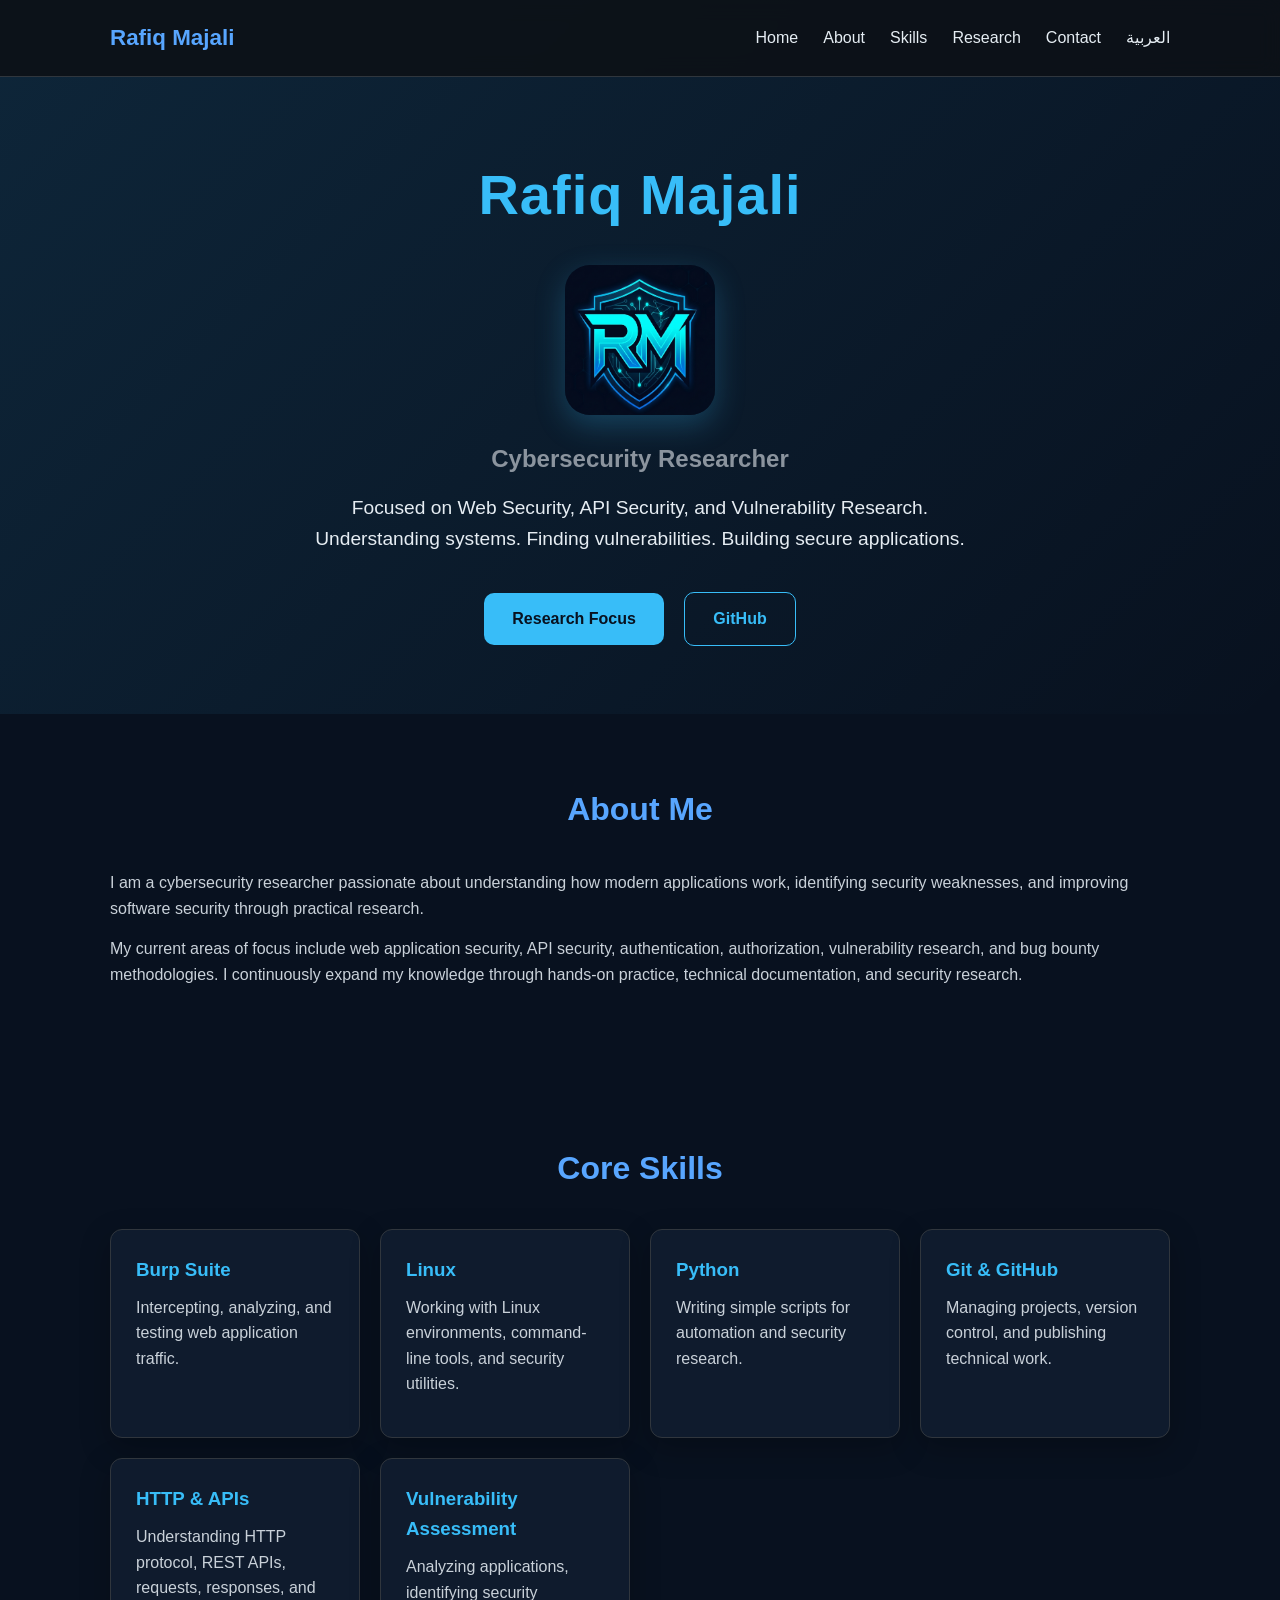
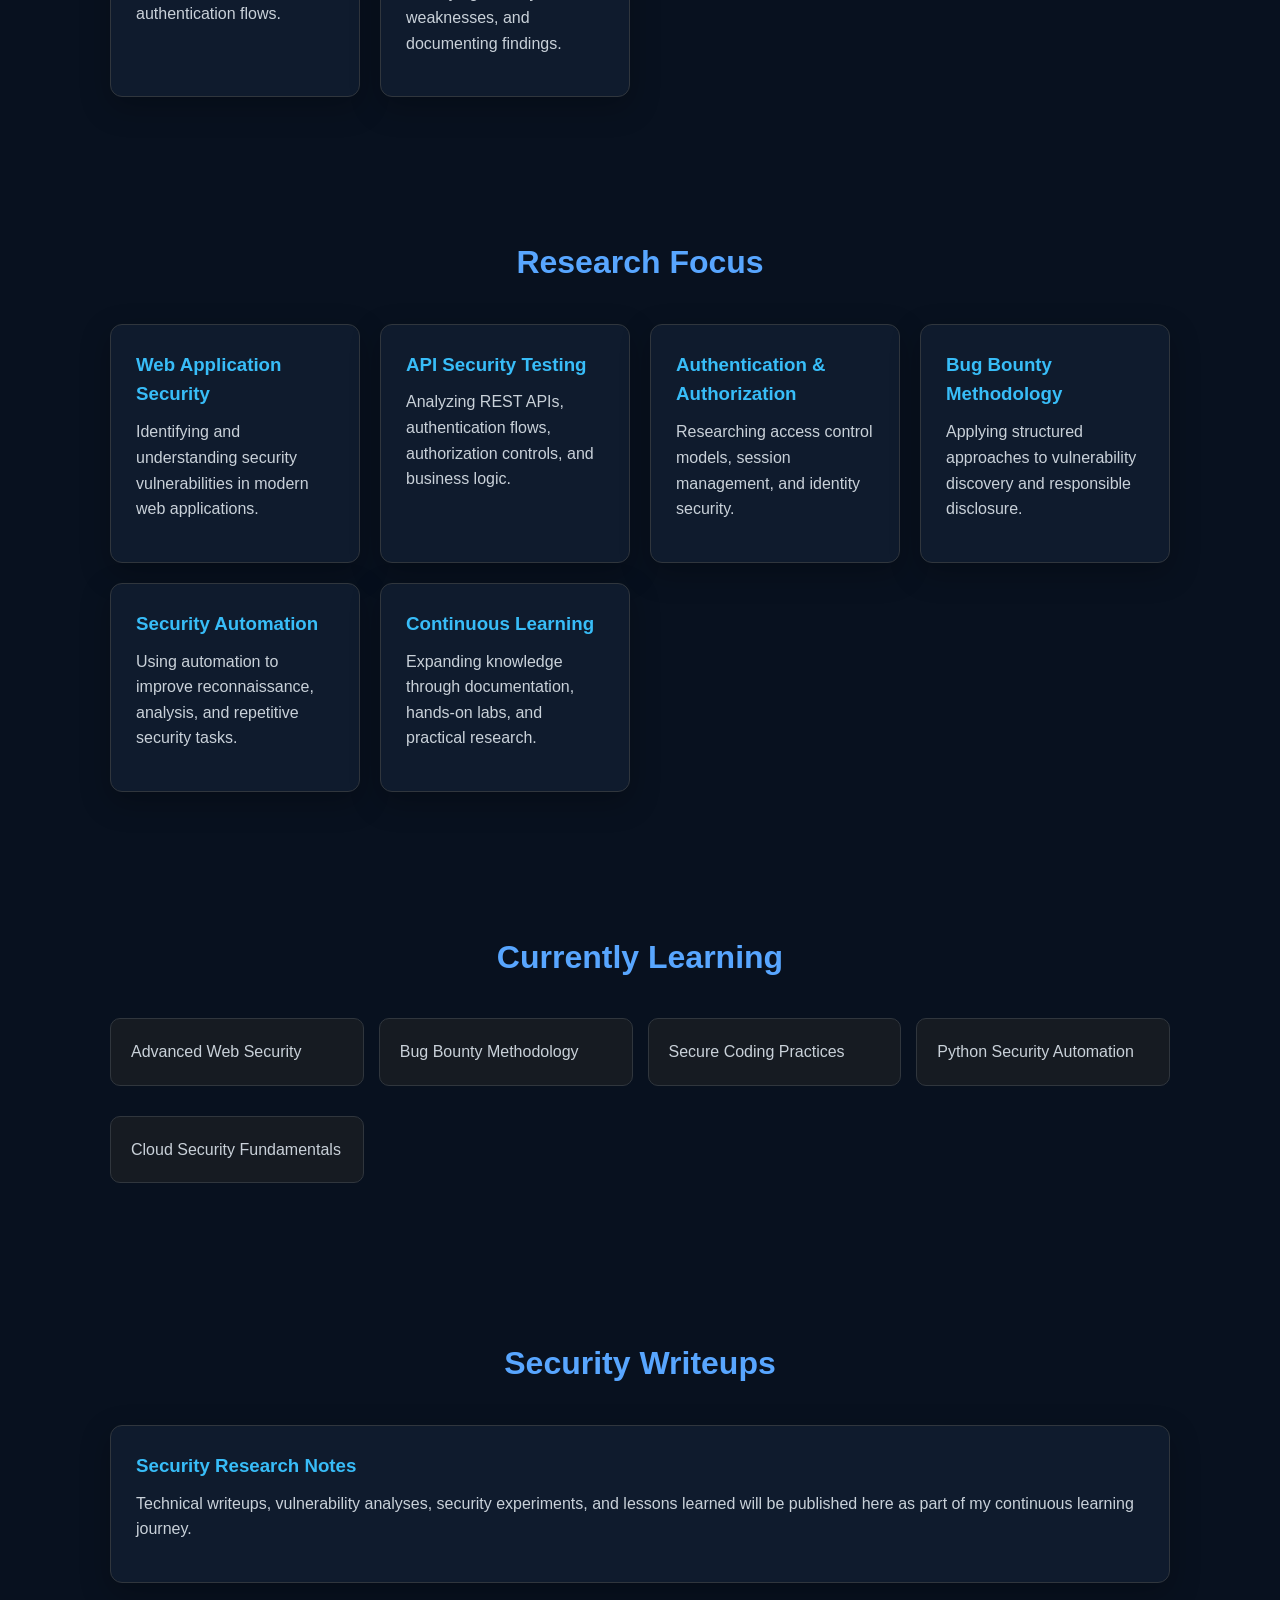
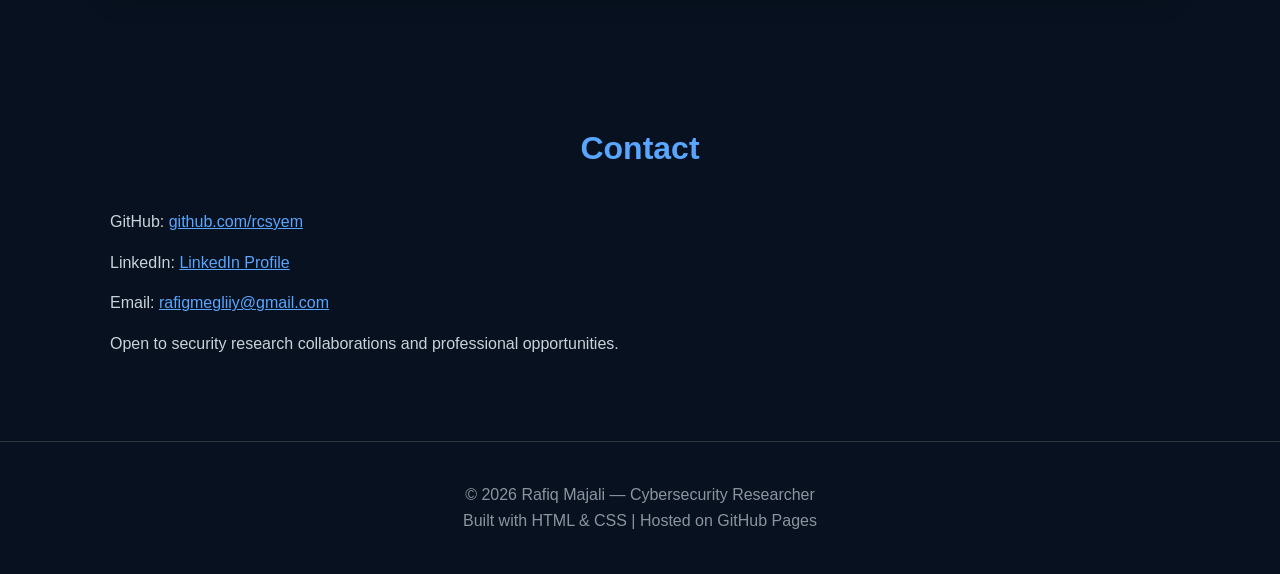
<file: index.html>
<!DOCTYPE html>
<html lang="en">

<head>

<meta charset="UTF-8">

<meta name="viewport" content="width=device-width, initial-scale=1.0">

<title>Rafiq Majali | Cybersecurity Researcher</title>

<meta name="description" content="Rafiq Majali - Cybersecurity Researcher specializing in Web Security, API Security, Bug Bounty and Vulnerability Research.">

<meta name="google-site-verification" content="4hOEvnUfyLaXPz186-ia7sIDZPcyyMNmUX93Q4pIKIE" />

<meta property="og:title" content="Rafiq Majali | Cybersecurity Researcher">

<meta property="og:description" content="Cybersecurity researcher focused on Web Security, API Security, Bug Bounty, and Vulnerability Research.">

<meta property="og:image" content="https://rcsyem.github.io/images/favicon.png">

<meta property="og:url" content="https://rcsyem.github.io/">

<meta property="og:type" content="website">

<meta name="twitter:card" content="summary_large_image">

<meta name="twitter:title" content="Rafiq Majali | Cybersecurity Researcher">

<meta name="twitter:description" content="Cybersecurity researcher focused on Web Security, API Security, Bug Bounty, and Vulnerability Research.">

<meta name="twitter:image" content="https://rcsyem.github.io/images/favicon.png">

<link rel="stylesheet" href="css/style.css">

<link rel="icon" type="image/png" sizes="512x512" href="/images/favicon.png?v=2">
<link rel="shortcut icon" href="/images/favicon.png?v=2">

</head>


<body>


<header class="header">

<nav class="navbar">

<div class="logo">
Rafiq Majali
</div>


<ul class="nav-links">

<li><a href="#home">Home</a></li>

<li><a href="#about">About</a></li>

<li><a href="#skills">Skills</a></li>

<li><a href="#research">Research</a></li>

<li><a href="#contact">Contact</a></li>

<li><a href="ar/index.html">العربية</a></li>

</ul>


</nav>

</header>



<main>



<section id="home" class="hero">


<div class="hero-content">


<h1>
Rafiq Majali
</h1>
<img src="images/favicon.png" alt="RM Cybersecurity Logo" class="profile-logo">


<h2>
Cybersecurity Researcher
</h2>


<p>
Focused on Web Security, API Security, and Vulnerability Research.
</p>

<p class="hero-text">
Understanding systems. Finding vulnerabilities. Building secure applications.
</p>

<div class="hero-buttons">


<a href="#research" class="btn">
Research Focus
</a>

<a href="https://github.com/rcsyem" class="btn secondary">
GitHub
</a>


</div>


</div>


</section>
<section id="about" class="section">

<h2>About Me</h2>

<p>
I am a cybersecurity researcher passionate about understanding how modern
applications work, identifying security weaknesses, and improving software
security through practical research.
</p>

<p>
My current areas of focus include web application security, API security,
 authentication, authorization, vulnerability research, and bug bounty
methodologies. I continuously expand my knowledge through hands-on practice,
technical documentation, and security research.
</p>

</section>


<section id="skills" class="section">

<h2>Core Skills</h2>

<div class="cards">

<div class="card">
<h3>Burp Suite</h3>
<p>Intercepting, analyzing, and testing web application traffic.</p>
</div>

<div class="card">
<h3>Linux</h3>
<p>Working with Linux environments, command-line tools, and security utilities.</p>
</div>

<div class="card">
<h3>Python</h3>
<p>Writing simple scripts for automation and security research.</p>
</div>

<div class="card">
<h3>Git & GitHub</h3>
<p>Managing projects, version control, and publishing technical work.</p>
</div>

<div class="card">
<h3>HTTP & APIs</h3>
<p>Understanding HTTP protocol, REST APIs, requests, responses, and authentication flows.</p>
</div>

<div class="card">
<h3>Vulnerability Assessment</h3>
<p>Analyzing applications, identifying security weaknesses, and documenting findings.</p>
</div>

</div>

</section>



<section id="research" class="section">

<h2>Research Focus</h2>

<div class="cards">

<div class="card">
<h3>Web Application Security</h3>
<p>Identifying and understanding security vulnerabilities in modern web applications.</p>
</div>

<div class="card">
<h3>API Security Testing</h3>
<p>Analyzing REST APIs, authentication flows, authorization controls, and business logic.</p>
</div>

<div class="card">
<h3>Authentication & Authorization</h3>
<p>Researching access control models, session management, and identity security.</p>
</div>

<div class="card">
<h3>Bug Bounty Methodology</h3>
<p>Applying structured approaches to vulnerability discovery and responsible disclosure.</p>
</div>

<div class="card">
<h3>Security Automation</h3>
<p>Using automation to improve reconnaissance, analysis, and repetitive security tasks.</p>
</div>

<div class="card">
<h3>Continuous Learning</h3>
<p>Expanding knowledge through documentation, hands-on labs, and practical research.</p>
</div>

</div>

</section>



<section class="section">


<h2>Currently Learning</h2>


<div class="learning">


<p>
Advanced Web Security
</p>


<p>
Bug Bounty Methodology
</p>


<p>
Secure Coding Practices
</p>


<p>
Python Security Automation
</p>


<p>
Cloud Security Fundamentals
</p>


</div>


</section>


<section class="section">

<h2>Security Writeups</h2>

<div class="card">

<h3>Security Research Notes</h3>

<p>
Technical writeups, vulnerability analyses, security experiments, and lessons learned will be published here as part of my continuous learning journey.
</p>

</div>

</section>


<section id="contact" class="section">

<h2>Contact</h2>

<p>
GitHub:
<a href="https://github.com/rcsyem" target="_blank">
github.com/rcsyem
</a>
</p>

<p>
LinkedIn:
<a href="https://www.linkedin.com/in/رفيق-مجلي/" target="_blank">
LinkedIn Profile
</a>
</p>

<p>
Email:
<a href="mailto:rafigmegliiy@gmail.com">
rafigmegliiy@gmail.com
</a>
</p>

<p>
Open to security research collaborations and professional opportunities.
</p>

</section>



</main>




<footer class="footer">

<p>
© 2026 Rafiq Majali — Cybersecurity Researcher
</p>

<p>
Built with HTML & CSS | Hosted on GitHub Pages
</p>

</footer>



</body>

</html>
</file>
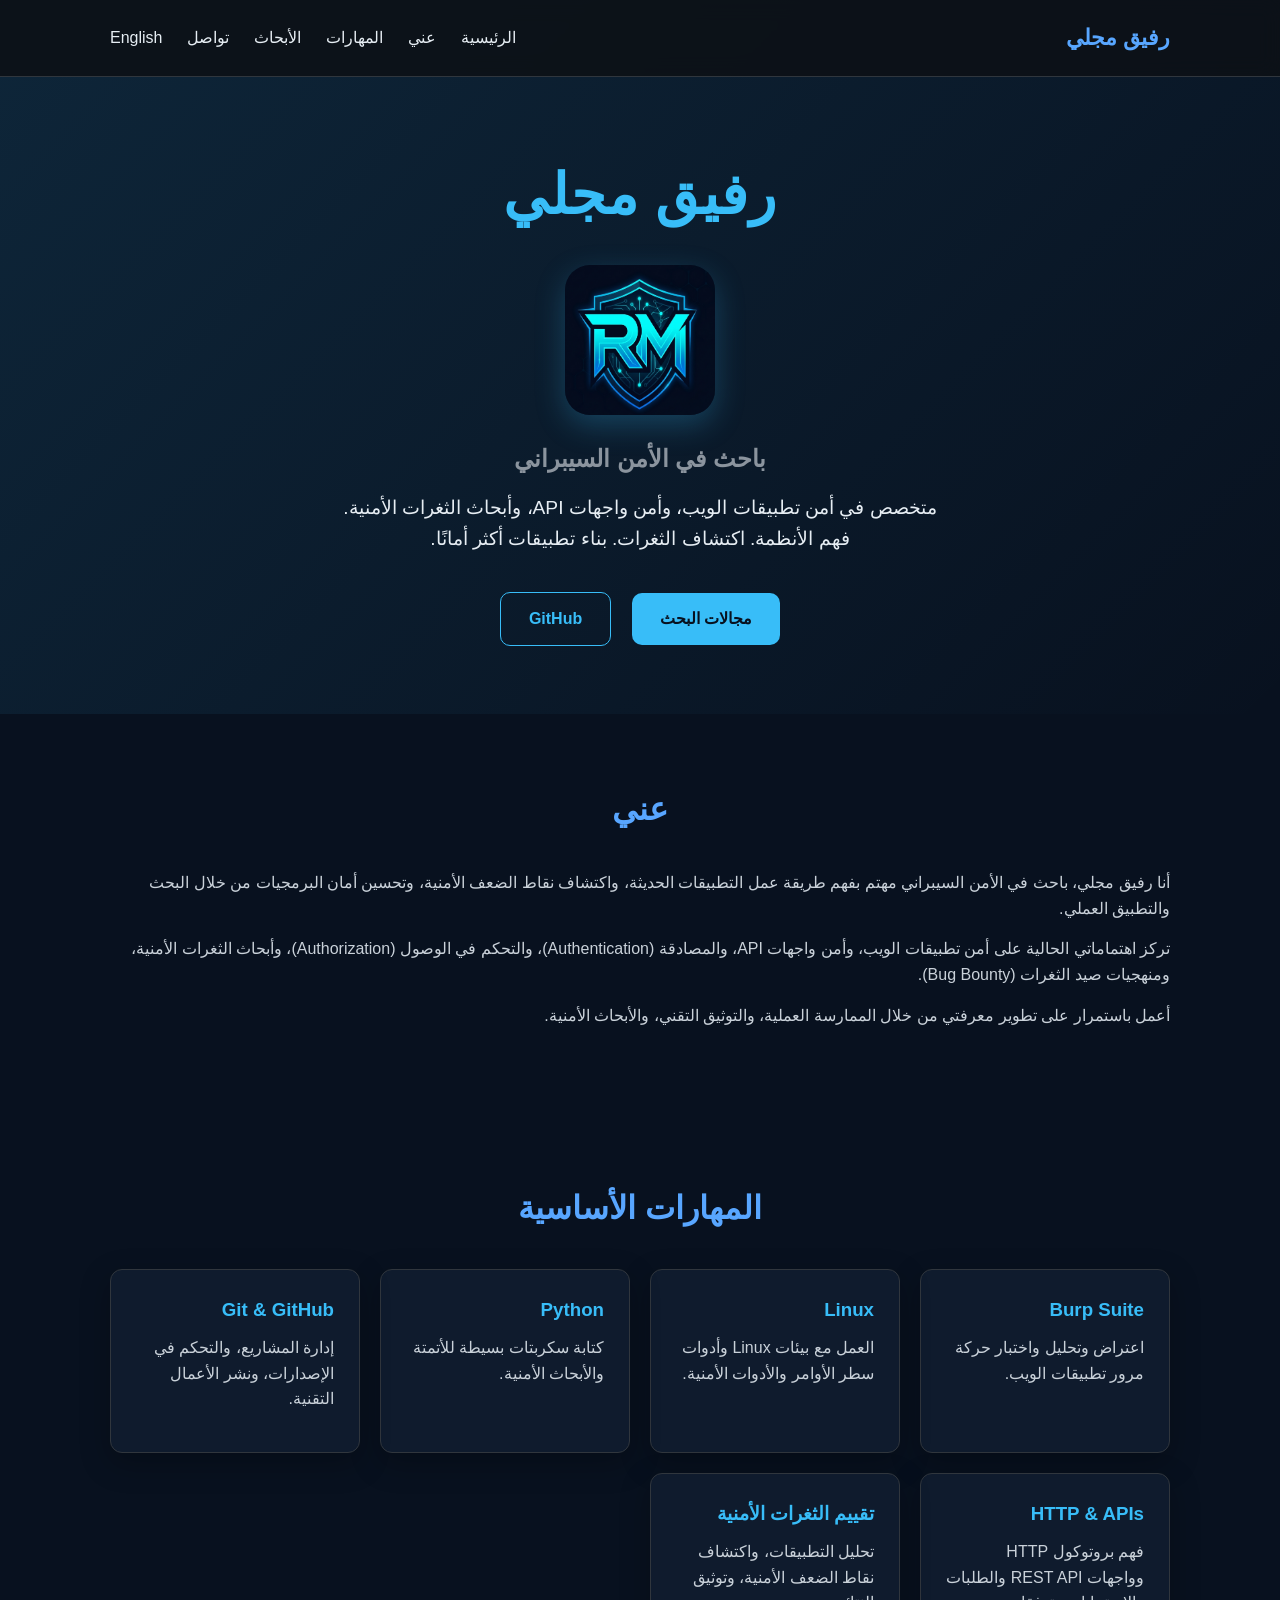
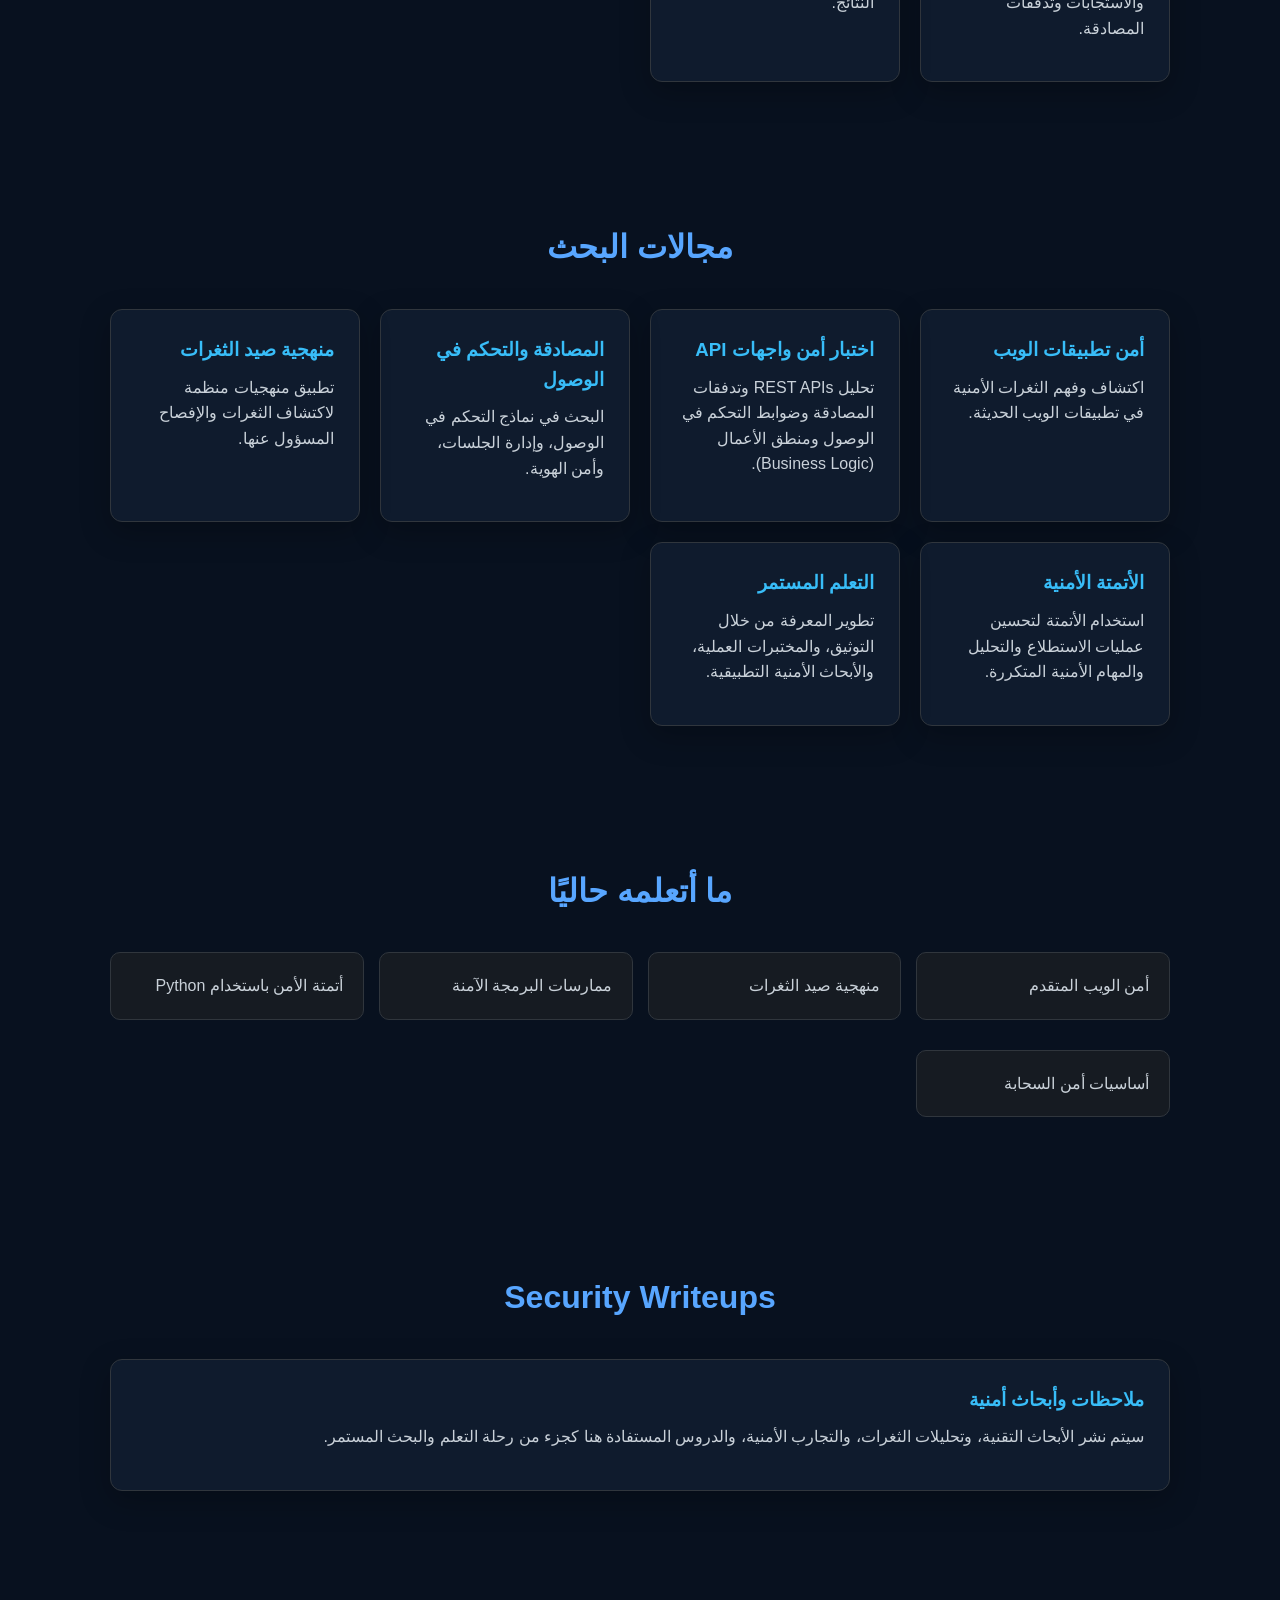
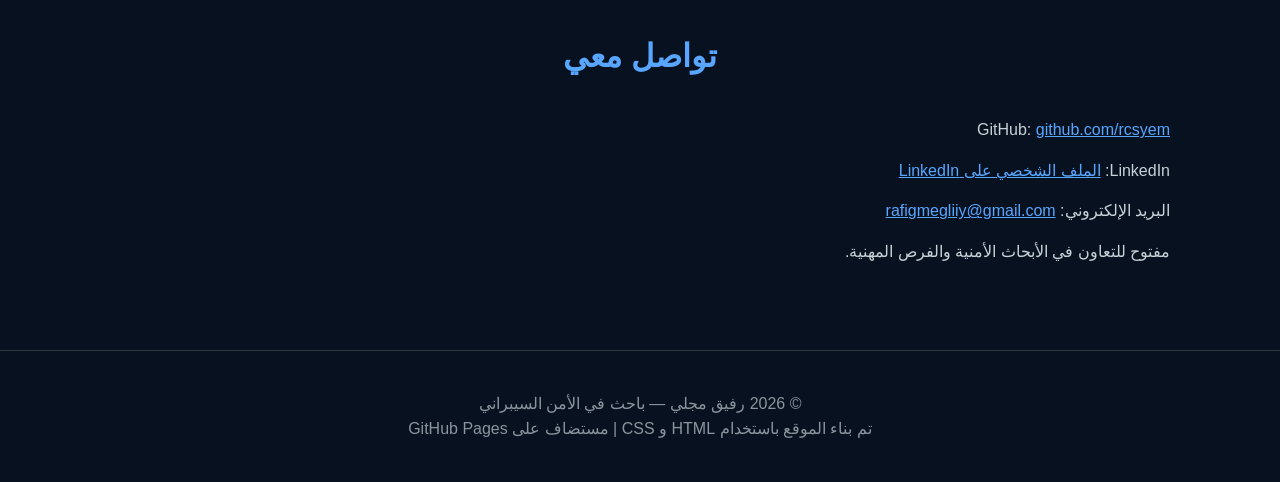
<file: ar/index.html>
<!DOCTYPE html>
<html lang="ar" dir="rtl">

<head>

<meta charset="UTF-8">

<meta name="viewport" content="width=device-width, initial-scale=1.0">

<title>رفيق مجلي | باحث في الأمن السيبراني</title>

<meta name="description" content="رفيق مجلي - باحث في الأمن السيبراني متخصص في أمن تطبيقات الويب، أمن واجهات API، صيد الثغرات وأبحاث الثغرات الأمنية.">

<meta property="og:title" content="رفيق مجلي | باحث في الأمن السيبراني">

<meta property="og:description" content="باحث في الأمن السيبراني يركز على أمن الويب، أمن واجهات API، صيد الثغرات وأبحاث الثغرات الأمنية.">

<meta property="og:image" content="https://rcsyem.github.io/images/favicon.png">

<meta property="og:url" content="https://rcsyem.github.io/ar/">

<meta property="og:type" content="website">

<meta name="twitter:card" content="summary_large_image">

<meta name="twitter:title" content="رفيق مجلي | باحث في الأمن السيبراني">

<meta name="twitter:description" content="باحث في الأمن السيبراني يركز على أمن الويب، أمن واجهات API، صيد الثغرات وأبحاث الثغرات الأمنية.">

<meta name="twitter:image" content="https://rcsyem.github.io/images/favicon.png">


<link rel="stylesheet" href="../css/arabic.css">

<link rel="icon" type="image/png" sizes="512x512" href="../images/favicon.png?v=2">

<link rel="shortcut icon" href="../images/favicon.png?v=2">

</head>


<body>


<header class="header">

<nav class="navbar">

<div class="logo">
رفيق مجلي
</div>


<ul class="nav-links">

<li><a href="#home">الرئيسية</a></li>

<li><a href="#about">عني</a></li>

<li><a href="#skills">المهارات</a></li>

<li><a href="#research">الأبحاث</a></li>

<li><a href="#contact">تواصل</a></li>

<li><a href="../index.html">English</a></li>

</ul>


</nav>

</header>



<main>



<section id="home" class="hero">


<div class="hero-content">


<h1>
رفيق مجلي
</h1>


<img src="../images/favicon.png" alt="شعار RM Cybersecurity" class="profile-logo">


<h2>
باحث في الأمن السيبراني
</h2>


<p>
متخصص في أمن تطبيقات الويب، وأمن واجهات API، وأبحاث الثغرات الأمنية.
</p>


<p class="hero-text">
فهم الأنظمة. اكتشاف الثغرات. بناء تطبيقات أكثر أمانًا.
</p>


<div class="hero-buttons">


<a href="#research" class="btn">
مجالات البحث
</a>


<a href="https://github.com/rcsyem" class="btn secondary">
GitHub
</a>


</div>


</div>


</section>



<section id="about" class="section">


<h2>
عني
</h2>


<p>
أنا رفيق مجلي، باحث في الأمن السيبراني مهتم بفهم طريقة عمل
التطبيقات الحديثة، واكتشاف نقاط الضعف الأمنية، وتحسين أمان
البرمجيات من خلال البحث والتطبيق العملي.
</p>


<p>
تركز اهتماماتي الحالية على أمن تطبيقات الويب، وأمن واجهات API،
والمصادقة (Authentication)، والتحكم في الوصول (Authorization)،
وأبحاث الثغرات الأمنية، ومنهجيات صيد الثغرات (Bug Bounty).
</p>


<p>
أعمل باستمرار على تطوير معرفتي من خلال الممارسة العملية،
والتوثيق التقني، والأبحاث الأمنية.
</p>


</section>



<section id="skills" class="section">


<h2>
المهارات الأساسية
</h2>


<div class="cards">


<div class="card">

<h3>
Burp Suite
</h3>

<p>
اعتراض وتحليل واختبار حركة مرور تطبيقات الويب.
</p>

</div>


<div class="card">

<h3>
Linux
</h3>

<p>
العمل مع بيئات Linux وأدوات سطر الأوامر والأدوات الأمنية.
</p>

</div>


<div class="card">

<h3>
Python
</h3>

<p>
كتابة سكربتات بسيطة للأتمتة والأبحاث الأمنية.
</p>

</div>


<div class="card">

<h3>
Git & GitHub
</h3>

<p>
إدارة المشاريع، والتحكم في الإصدارات، ونشر الأعمال التقنية.
</p>

</div>


<div class="card">

<h3>
HTTP & APIs
</h3>

<p>
فهم بروتوكول HTTP وواجهات REST API والطلبات والاستجابات
وتدفقات المصادقة.
</p>

</div>


<div class="card">

<h3>
تقييم الثغرات الأمنية
</h3>

<p>
تحليل التطبيقات، واكتشاف نقاط الضعف الأمنية، وتوثيق النتائج.
</p>

</div>


</div>


</section>



<section id="research" class="section">


<h2>
مجالات البحث
</h2>


<div class="cards">


<div class="card">

<h3>
أمن تطبيقات الويب
</h3>

<p>
اكتشاف وفهم الثغرات الأمنية في تطبيقات الويب الحديثة.
</p>

</div>


<div class="card">

<h3>
اختبار أمن واجهات API
</h3>

<p>
تحليل REST APIs وتدفقات المصادقة وضوابط التحكم في الوصول
ومنطق الأعمال (Business Logic).
</p>

</div>


<div class="card">

<h3>
المصادقة والتحكم في الوصول
</h3>

<p>
البحث في نماذج التحكم في الوصول، وإدارة الجلسات، وأمن الهوية.
</p>

</div>


<div class="card">

<h3>
منهجية صيد الثغرات
</h3>

<p>
تطبيق منهجيات منظمة لاكتشاف الثغرات والإفصاح المسؤول عنها.
</p>

</div>


<div class="card">

<h3>
الأتمتة الأمنية
</h3>

<p>
استخدام الأتمتة لتحسين عمليات الاستطلاع والتحليل والمهام الأمنية
المتكررة.
</p>

</div>


<div class="card">

<h3>
التعلم المستمر
</h3>

<p>
تطوير المعرفة من خلال التوثيق، والمختبرات العملية، والأبحاث
الأمنية التطبيقية.
</p>

</div>


</div>


</section>



<section class="section">


<h2>
ما أتعلمه حاليًا
</h2>


<div class="learning">


<p>
أمن الويب المتقدم
</p>


<p>
منهجية صيد الثغرات
</p>


<p>
ممارسات البرمجة الآمنة
</p>


<p>
أتمتة الأمن باستخدام Python
</p>


<p>
أساسيات أمن السحابة
</p>


</div>


</section>



<section class="section">


<h2>
Security Writeups
</h2>


<div class="card">


<h3>
ملاحظات وأبحاث أمنية
</h3>


<p>
سيتم نشر الأبحاث التقنية، وتحليلات الثغرات، والتجارب الأمنية،
والدروس المستفادة هنا كجزء من رحلة التعلم والبحث المستمر.
</p>


</div>


</section>



<section id="contact" class="section">


<h2>
تواصل معي
</h2>


<p>
GitHub:
<a href="https://github.com/rcsyem" target="_blank">
github.com/rcsyem
</a>
</p>


<p>
LinkedIn:
<a href="https://www.linkedin.com/in/رفيق-مجلي/" target="_blank">
الملف الشخصي على LinkedIn
</a>
</p>


<p>
البريد الإلكتروني:
<a href="mailto:rafigmegliiy@gmail.com">
rafigmegliiy@gmail.com
</a>
</p>


<p>
مفتوح للتعاون في الأبحاث الأمنية والفرص المهنية.
</p>


</section>



</main>



<footer class="footer">


<p>
© 2026 رفيق مجلي — باحث في الأمن السيبراني
</p>


<p>
تم بناء الموقع باستخدام HTML و CSS | مستضاف على GitHub Pages
</p>


</footer>



</body>

</html>
</file>
<file: css/style.css>
/* 
   Rafiq Majali Portfolio
   Cybersecurity Researcher Theme
*/


* {
    margin: 0;
    padding: 0;
    box-sizing: border-box;
}


html {
    scroll-behavior: smooth;
}


body {

    font-family: Arial, Helvetica, sans-serif;

    background: #08111f;

    color: #e6edf3;

    line-height: 1.6;

}



/* Navigation */


.header {

    position: fixed;

    top: 0;

    width: 100%;

    background: rgba(13,17,23,0.9);

    backdrop-filter: blur(10px);

    border-bottom: 1px solid #30363d;

    z-index: 1000;

}



.navbar {

    max-width: 1100px;

    margin: auto;

    padding: 20px;

    display: flex;

    justify-content: space-between;

    align-items: center;

}



.logo {

    font-size: 1.4rem;

    font-weight: bold;

    color: #58a6ff;

}



.nav-links {

    display: flex;

    list-style: none;

    gap: 25px;

}



.nav-links a {

    color: #e6edf3;

    text-decoration: none;

    transition: 0.3s;

}



.nav-links a:hover {

    color: #58a6ff;

}




/* Hero Section */


.hero {

    min-height: 75vh;


    display: flex;

    justify-content: center;

    align-items: center;

    text-align: center;

    padding: 150px 20px 60px;


background:
linear-gradient(
135deg,
rgba(56,189,248,0.12),
transparent
);
}




.hero h1 {

    font-size: 3.5rem;

    color: #38bdf8;

    letter-spacing: 1px;

}



.hero h2 {

    margin: 15px 0;

    color: #8b949e;

}



.hero p {

    font-size: 1.2rem;

    max-width: 700px;

}



.hero-buttons {

    margin-top: 30px;

}



.btn {

    display: inline-block;

    padding: 13px 28px;

    margin: 8px;

    background: #38bdf8;

    color: #08111f;

    text-decoration: none;

    border-radius: 10px;

    font-weight: bold;

    transition: 0.3s;

}


.btn:hover {

    transform: translateY(-4px);

    box-shadow: 0 10px 25px rgba(56,189,248,0.25);

}



.btn.secondary {

    background: transparent;

    color: #38bdf8;

    border: 1px solid #38bdf8;

}

/* Sections */


.section {

    max-width: 1100px;

    margin: auto;

    padding: 70px 20px;

}



.section h2 {

    text-align: center;

    color: #58a6ff;

    font-size: 2rem;

    margin-bottom: 35px;

}



.section p {

    color: #c9d1d9;

    margin-bottom: 15px;

}




/* Cards */


.cards {

    display: grid;

    grid-template-columns: repeat(auto-fit, minmax(250px, 1fr));

    gap: 20px;

}



.card {

    background: #0f1b2d;

    padding: 25px;

    border-radius: 12px;

    border: 1px solid #30363d;

    transition: 0.3s;

box-shadow: 0 10px 30px rgba(0,0,0,0.25);

}



.card:hover {

    transform: translateY(-8px);

    border-color: #38bdf8;

    box-shadow: 0 15px 35px rgba(56,189,248,0.15);

}



.card h3 {

    color: #38bdf8;

    margin-bottom: 10px;

}




/* Project */


.project-card {

    background: #161b22;

    padding: 30px;

    border-radius: 12px;

    border: 1px solid #30363d;

}



.project-card h3 {

    color: #58a6ff;

    margin-bottom: 15px;

}



.tech {

    color: #8b949e;

    margin-top: 20px;

}




/* Lists */


.research-list {

    max-width: 600px;

    margin: auto;

    list-style: none;

}



.research-list li {

    background: #161b22;

    margin: 12px 0;

    padding: 15px;

    border-radius: 8px;

    border: 1px solid #30363d;

}




.learning {

    display: grid;

    grid-template-columns: repeat(auto-fit, minmax(220px,1fr));

    gap: 15px;

}



.learning p {

    background: #161b22;

    padding: 20px;

    border-radius: 10px;

    border: 1px solid #30363d;

}




/* Contact */


#contact a {

    color: #58a6ff;

}




/* Footer */


.footer {

    text-align: center;

    padding: 40px 20px;

    border-top: 1px solid #30363d;

    color: #8b949e;

}




/* Mobile Design */


@media (max-width: 768px) {


    .navbar {

        flex-direction: column;

        gap: 15px;

    }


    .nav-links {

        gap: 12px;

        flex-wrap: wrap;

        justify-content: center;

    }


    .hero h1 {

        font-size: 2.5rem;

    }


    .hero p {

        font-size: 1rem;

    }

}


.profile-logo {
    width: 150px;
    height: 150px;
    border-radius: 25px;
    margin: 25px auto;
    display: block;
    box-shadow: 0 10px 30px rgba(56,189,248,0.25);
}

@media (max-width: 768px) {

    .profile-logo {
        width: 100px;
        height: 100px;
    }

}
</file>
<file: css/arabic.css>
/* 
   Rafiq Majali Portfolio
   Cybersecurity Researcher Theme
*/


* {
    margin: 0;
    padding: 0;
    box-sizing: border-box;
}


html {
    scroll-behavior: smooth;
}


body {

    font-family: Arial, Helvetica, sans-serif;

    background: #08111f;

    color: #e6edf3;

    line-height: 1.6;

}



/* Navigation */


.header {

    position: fixed;

    top: 0;

    width: 100%;

    background: rgba(13,17,23,0.9);

    backdrop-filter: blur(10px);

    border-bottom: 1px solid #30363d;

    z-index: 1000;

}



.navbar {

    max-width: 1100px;

    margin: auto;

    padding: 20px;

    display: flex;

    justify-content: space-between;

    align-items: center;

}



.logo {

    font-size: 1.4rem;

    font-weight: bold;

    color: #58a6ff;

}



.nav-links {

    display: flex;

    list-style: none;

    gap: 25px;

}



.nav-links a {

    color: #e6edf3;

    text-decoration: none;

    transition: 0.3s;

}



.nav-links a:hover {

    color: #58a6ff;

}




/* Hero Section */


.hero {

    min-height: 75vh;


    display: flex;

    justify-content: center;

    align-items: center;

    text-align: center;

    padding: 150px 20px 60px;


background:
linear-gradient(
135deg,
rgba(56,189,248,0.12),
transparent
);
}




.hero h1 {

    font-size: 3.5rem;

    color: #38bdf8;

    letter-spacing: 1px;

}



.hero h2 {

    margin: 15px 0;

    color: #8b949e;

}



.hero p {

    font-size: 1.2rem;

    max-width: 700px;

}



.hero-buttons {

    margin-top: 30px;

}



.btn {

    display: inline-block;

    padding: 13px 28px;

    margin: 8px;

    background: #38bdf8;

    color: #08111f;

    text-decoration: none;

    border-radius: 10px;

    font-weight: bold;

    transition: 0.3s;

}


.btn:hover {

    transform: translateY(-4px);

    box-shadow: 0 10px 25px rgba(56,189,248,0.25);

}



.btn.secondary {

    background: transparent;

    color: #38bdf8;

    border: 1px solid #38bdf8;

}

/* Sections */


.section {

    max-width: 1100px;

    margin: auto;

    padding: 70px 20px;

}



.section h2 {

    text-align: center;

    color: #58a6ff;

    font-size: 2rem;

    margin-bottom: 35px;

}



.section p {

    color: #c9d1d9;

    margin-bottom: 15px;

}




/* Cards */


.cards {

    display: grid;

    grid-template-columns: repeat(auto-fit, minmax(250px, 1fr));

    gap: 20px;

}



.card {

    background: #0f1b2d;

    padding: 25px;

    border-radius: 12px;

    border: 1px solid #30363d;

    transition: 0.3s;

box-shadow: 0 10px 30px rgba(0,0,0,0.25);

}



.card:hover {

    transform: translateY(-8px);

    border-color: #38bdf8;

    box-shadow: 0 15px 35px rgba(56,189,248,0.15);

}



.card h3 {

    color: #38bdf8;

    margin-bottom: 10px;

}




/* Project */


.project-card {

    background: #161b22;

    padding: 30px;

    border-radius: 12px;

    border: 1px solid #30363d;

}



.project-card h3 {

    color: #58a6ff;

    margin-bottom: 15px;

}



.tech {

    color: #8b949e;

    margin-top: 20px;

}




/* Lists */


.research-list {

    max-width: 600px;

    margin: auto;

    list-style: none;

}



.research-list li {

    background: #161b22;

    margin: 12px 0;

    padding: 15px;

    border-radius: 8px;

    border: 1px solid #30363d;

}




.learning {

    display: grid;

    grid-template-columns: repeat(auto-fit, minmax(220px,1fr));

    gap: 15px;

}



.learning p {

    background: #161b22;

    padding: 20px;

    border-radius: 10px;

    border: 1px solid #30363d;

}




/* Contact */


#contact a {

    color: #58a6ff;

}




/* Footer */


.footer {

    text-align: center;

    padding: 40px 20px;

    border-top: 1px solid #30363d;

    color: #8b949e;

}




/* Mobile Design */


@media (max-width: 768px) {


    .navbar {

        flex-direction: column;

        gap: 15px;

    }


    .nav-links {

        gap: 12px;

        flex-wrap: wrap;

        justify-content: center;

    }


    .hero h1 {

        font-size: 2.5rem;

    }


    .hero p {

        font-size: 1rem;

    }

}


.profile-logo {
    width: 150px;
    height: 150px;
    border-radius: 25px;
    margin: 25px auto;
    display: block;
    box-shadow: 0 10px 30px rgba(56,189,248,0.25);
}

@media (max-width: 768px) {

    .profile-logo {
        width: 100px;
        height: 100px;
    }

}

/* =========================
   Arabic / RTL Version
   ========================= */

html {
    direction: rtl;
}

body {
    direction: rtl;
    text-align: right;
}

/* Navigation */

.navbar {
    direction: rtl;
}

.nav-links {
    direction: rtl;
}

/* Hero */

.hero {
    direction: rtl;
}

/* Sections */

.section {
    direction: rtl;
}

/* Cards */

.cards {
    direction: rtl;
}

.card {
    text-align: right;
}

/* Learning */

.learning {
    direction: rtl;
}

.learning p {
    text-align: right;
}

/* Contact */

#contact {
    text-align: right;
}

/* Footer */

.footer {
    direction: rtl;
    text-align: center;
}

/* Keep the logo and hero centered */

.logo {
    text-align: center;
}

.hero-content {
    text-align: center;
}

/* Mobile */

@media (max-width: 768px) {

    .navbar {
        direction: rtl;
    }

    .nav-links {
        direction: rtl;
        justify-content: center;
    }

}
</file>
